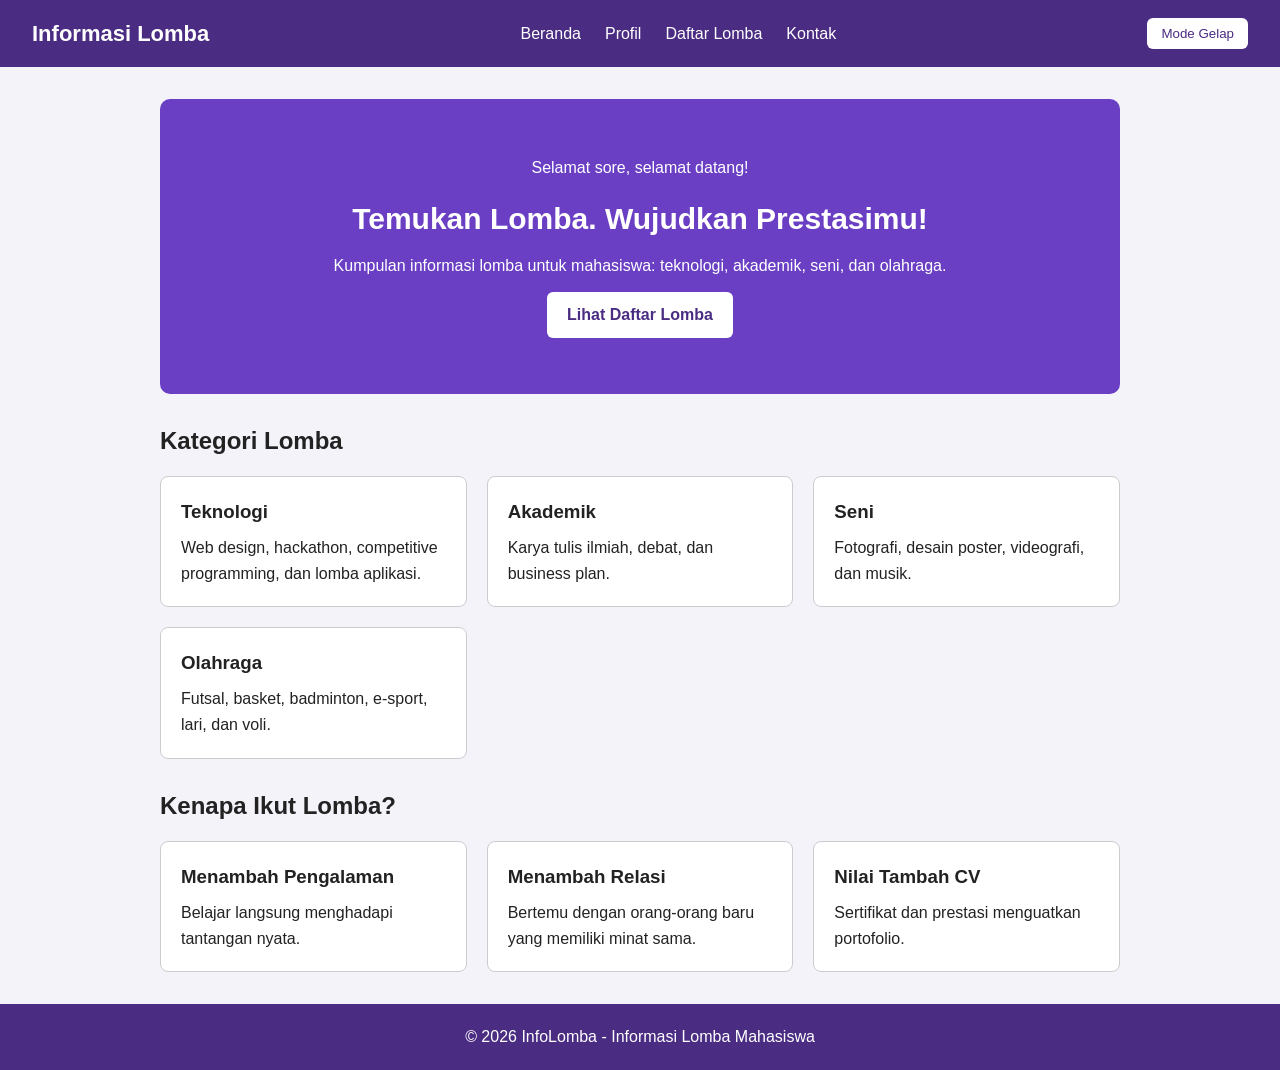
<file: index.html>
<!doctype html>
<html lang="id">
<head>
    <meta charset="UTF-8" />
    <meta name="viewport" content="width=device-width, initial-scale=1.0" />
    <title>Beranda | InfoLomba</title>
    <link rel="stylesheet" href="css/style.css" />
</head>
<body>
    <!-- Navbar -->
    <header class="navbar">
        <h1 class="logo">Informasi Lomba</h1>
        <nav>
            <ul class="menu">
                <li><a href="index.html">Beranda</a></li>
                <li><a href="profil.html">Profil</a></li>
                <li><a href="kegiatan.html">Daftar Lomba</a></li>
                <li><a href="kontak.html">Kontak</a></li>
            </ul>
        </nav>
        <button id="tombol-tema" type="button">Mode Gelap</button>
    </header>
    <!-- Konten utama -->
    <main>
       <section class="hero">
            <p id="sapaan">Hallo Mahasiswa Berprestasi!</p>
            <h2>Temukan Lomba. Wujudkan Prestasimu!</h2>
            <p>Kumpulan informasi lomba untuk mahasiswa: teknologi, akademik, seni, dan olahraga.</p>
            <a class="tombol-hero" href="kegiatan.html">Lihat Daftar Lomba</a>
       </section>

       <h2 class="judul-seksi">Kategori Lomba</h2>
       <div class="grid-card">
        <article class="card">
            <h3>Teknologi</h3>
            <p>Web design, hackathon, competitive programming, dan lomba aplikasi.</p>
        </article>
        <article class="card">
            <h3>Akademik</h3>
            <p>Karya tulis ilmiah, debat, dan business plan.</p>
        </article>
        <article class="card">
            <h3>Seni</h3>
            <p>Fotografi, desain poster, videografi, dan musik.</p>
        </article>
        <article class="card">
            <h3>Olahraga</h3>
            <p>Futsal, basket, badminton, e-sport, lari, dan voli.</p>
        </article>
        </div>

        <h2 class="judul-seksi">Kenapa Ikut Lomba?</h2>
        <div class="grid-card">
            <article class="card">
                <h3>Menambah Pengalaman</h3>
                <p>Belajar langsung menghadapi tantangan nyata.</p>
            </article>
            <article class="card">
                <h3>Menambah Relasi</h3>
                <p>Bertemu dengan orang-orang baru yang memiliki minat sama.</p>
            </article>
            <article class="card">
                <h3>Nilai Tambah CV</h3>
                <p>Sertifikat dan prestasi menguatkan portofolio.</p>
        </div>
    </main>
    <!-- Footer -->
    <footer>
        <p>&copy; 2026 InfoLomba - Informasi Lomba Mahasiswa</p>
    </footer>
    <script src="js/script.js"></script>
</body>
</html>
</file>
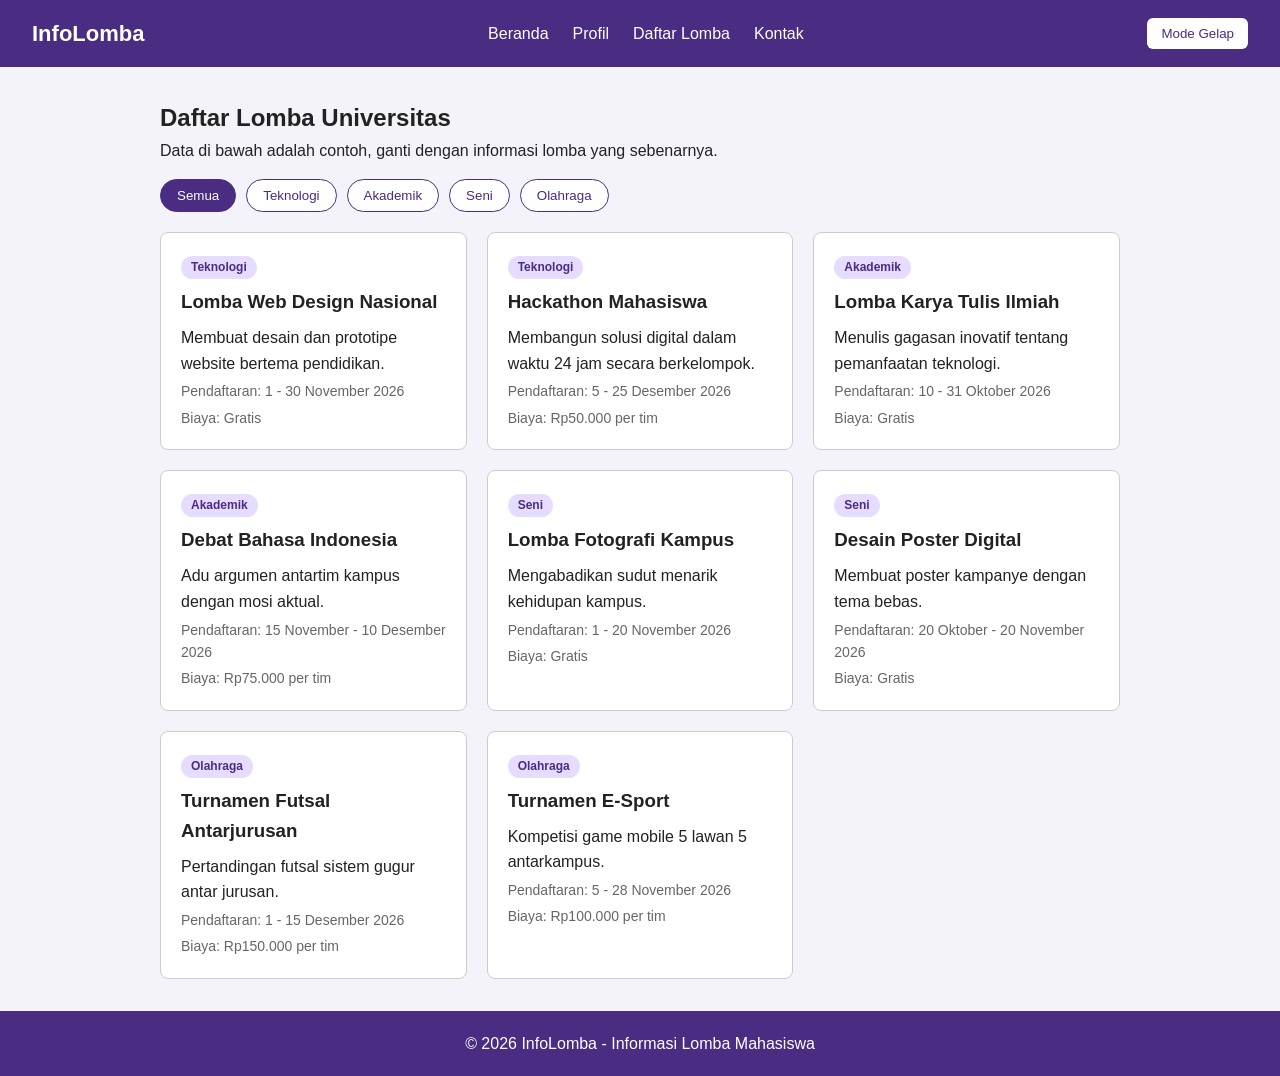
<file: kegiatan.html>
<!doctype html>
<html lang="id">
<head>
    <meta charset="UTF-8" />
    <meta name="viewport" content="width=device-width, initial-scale=1.0" />
    <title>Daftar Lomba | InfoLomba</title>
    <link rel="stylesheet" href="css/style.css" />
</head>
<body>
    <!-- Navbar -->
    <header class="navbar">
        <h1 class="logo">InfoLomba</h1>
        <nav>
            <ul class="menu">
                <li><a href="index.html">Beranda</a></li>
                <li><a href="profil.html">Profil</a></li>
                <li><a href="kegiatan.html">Daftar Lomba</a></li>
                <li><a href="kontak.html">Kontak</a></li>
            </ul>
        </nav>
        <button id="tombol-tema" type="button">Mode Gelap</button>
    </header>
    <!-- Konten utama -->
    <main>
      <h2>Daftar Lomba Universitas</h2>
      <p>Data di bawah adalah contoh, ganti dengan informasi lomba yang sebenarnya.</p>
      <div class="filter">
        <button type="button" class="tombol-filter aktif" data-kategori="semua">Semua</button>
        <button type="button" class="tombol-filter" data-kategori="teknologi">Teknologi</button>
        <button type="button" class="tombol-filter" data-kategori="akademik">Akademik</button>
        <button type="button" class="tombol-filter" data-kategori="seni">Seni</button>
        <button type="button" class="tombol-filter" data-kategori="olahraga">Olahraga</button>
      </div>
      <div class="grid-card">
        <article class="card lomba" data-kategori="teknologi">
          <span class="label">Teknologi</span>
          <h3>Lomba Web Design Nasional</h3>
          <p>Membuat desain dan prototipe website bertema pendidikan.</p>
          <p class="info">Pendaftaran: 1 - 30 November 2026</p>
          <p class="info">Biaya: Gratis</p>
        </article>
        <article class="card lomba" data-kategori="teknologi">
          <span class="label">Teknologi</span>
          <h3>Hackathon Mahasiswa</h3>
          <p>Membangun solusi digital dalam waktu 24 jam secara berkelompok.</p>
          <p class="info">Pendaftaran: 5 - 25 Desember 2026</p>
          <p class="info">Biaya: Rp50.000 per tim</p>
        </article>
        <article class="card lomba" data-kategori="akademik">
          <span class="label">Akademik</span>
          <h3>Lomba Karya Tulis Ilmiah</h3>
          <p>Menulis gagasan inovatif tentang pemanfaatan teknologi.</p>
          <p class="info">Pendaftaran: 10 - 31 Oktober 2026</p>
          <p class="info">Biaya: Gratis</p>
        </article>
        <article class="card lomba" data-kategori="akademik">
          <span class="label">Akademik</span>
          <h3>Debat Bahasa Indonesia</h3>
          <p>Adu argumen antartim kampus dengan mosi aktual.</p>
          <p class="info">Pendaftaran: 15 November - 10 Desember 2026</p>
          <p class="info">Biaya: Rp75.000 per tim</p>
        </article>
        <article class="card lomba" data-kategori="seni">
          <span class="label">Seni</span>
          <h3>Lomba Fotografi Kampus</h3>
          <p>Mengabadikan sudut menarik kehidupan kampus.</p>
          <p class="info">Pendaftaran: 1 - 20 November 2026</p>
          <p class="info">Biaya: Gratis</p>
        </article>
        <article class="card lomba" data-kategori="seni">
          <span class="label">Seni</span>
          <h3>Desain Poster Digital</h3>
          <p>Membuat poster kampanye dengan tema bebas.</p>
          <p class="info">Pendaftaran: 20 Oktober - 20 November 2026</p>
          <p class="info">Biaya: Gratis</p>
        </article>
        <article class="card lomba" data-kategori="olahraga">
          <span class="label">Olahraga</span>
          <h3>Turnamen Futsal Antarjurusan</h3>
          <p>Pertandingan futsal sistem gugur antar jurusan.</p>
          <p class="info">Pendaftaran: 1 - 15 Desember 2026</p>
          <p class="info">Biaya: Rp150.000 per tim</p>
        </article>
        <article class="card lomba" data-kategori="olahraga">
          <span class="label">Olahraga</span>
          <h3>Turnamen E-Sport</h3>
          <p>Kompetisi game mobile 5 lawan 5 antarkampus.</p>
          <p class="info">Pendaftaran: 5 - 28 November 2026</p>
          <p class="info">Biaya: Rp100.000 per tim</p>
        </article>
      </div>
    </main>
    <!-- Footer -->
    <footer>
        <p>&copy; 2026 InfoLomba - Informasi Lomba Mahasiswa</p>
    </footer>
    <script src="js/script.js"></script>
</body>
</html>
</file>
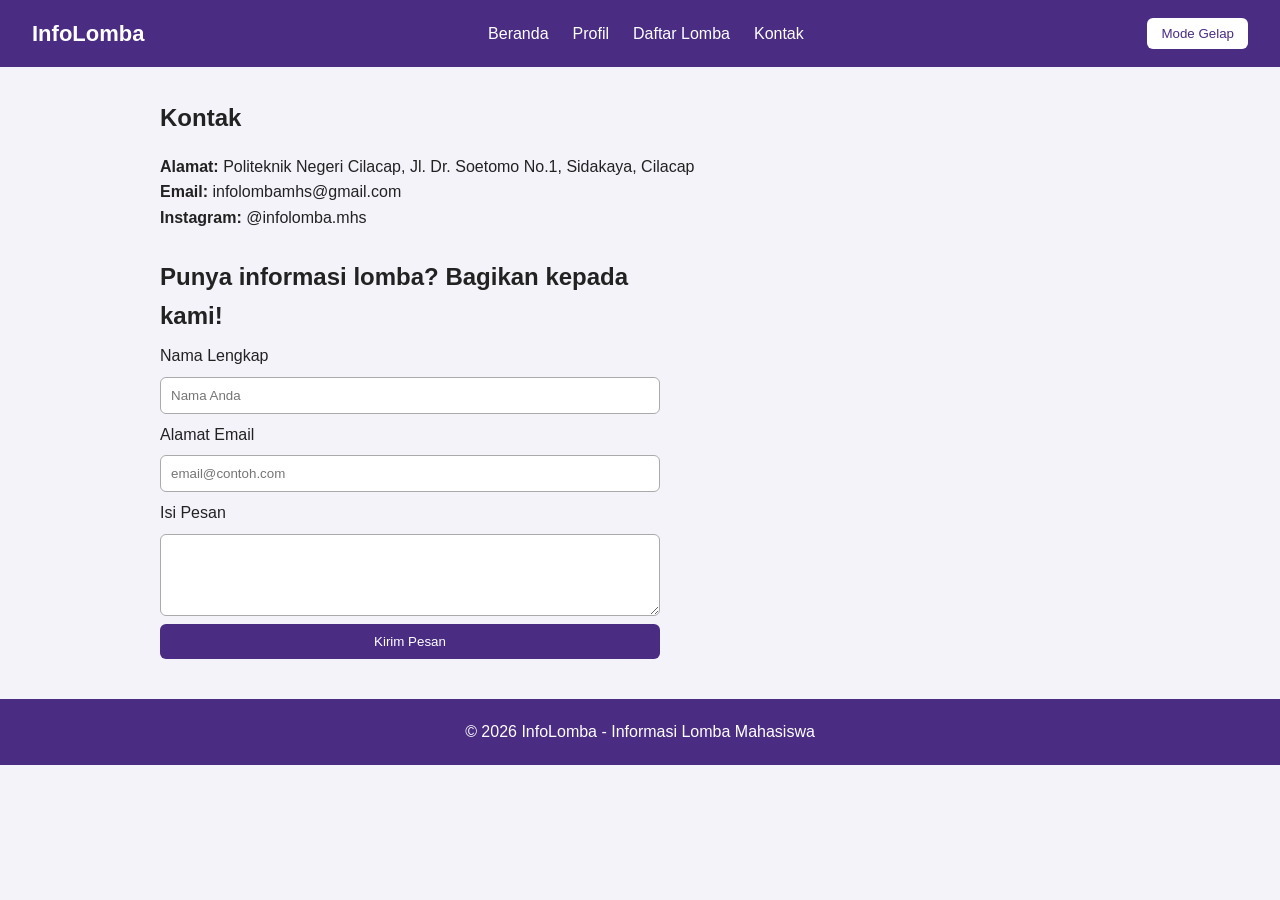
<file: kontak.html>
<!doctype html>
<html lang="id">
<head>
    <meta charset="UTF-8" />
    <meta name="viewport" content="width=device-width, initial-scale=1.0" />
    <title>Kontak | InfoLomba</title>
    <link rel="stylesheet" href="css/style.css" />
</head>
<body>
    <!-- Navbar -->
    <header class="navbar">
        <h1 class="logo">InfoLomba</h1>
        <nav>
            <ul class="menu">
                <li><a href="index.html">Beranda</a></li>
                <li><a href="profil.html">Profil</a></li>
                <li><a href="kegiatan.html">Daftar Lomba</a></li>
                <li><a href="kontak.html">Kontak</a></li>
            </ul>
        </nav>
        <button id="tombol-tema" type="button">Mode Gelap</button>
    </header>
    <!-- Konten utama -->
    <main>
        <h2>Kontak</h2>
        <section class="info-kontak">
            <p><strong>Alamat:</strong> Politeknik Negeri Cilacap, Jl. Dr. Soetomo No.1, Sidakaya, Cilacap</p>
            <p><strong>Email:</strong> infolombamhs@gmail.com</p>
            <p><strong>Instagram:</strong> @infolomba.mhs</p>
        </section>

        <section class="form-kontak">
            <h2>Punya informasi lomba? Bagikan kepada kami!</h2>
            <label for="nama">Nama Lengkap</label>
            <input type="text" id="nama" placeholder="Nama Anda"/>
            <label for="email">Alamat Email</label>
            <input type="email" id="email" placeholder="email@contoh.com"/>
            <label for="pesan">Isi Pesan</label>
            <textarea id="pesan" rows="4"></textarea>
            <button type="button" id="tombol-kirim">Kirim Pesan</button>
            <p id="status-form"></p>
        </section>
    </main>
    <!-- Footer -->
    <footer>
        <p>&copy; 2026 InfoLomba - Informasi Lomba Mahasiswa</p>
    </footer>
    <script src="js/script.js"></script>
</body>
</html>
</file>
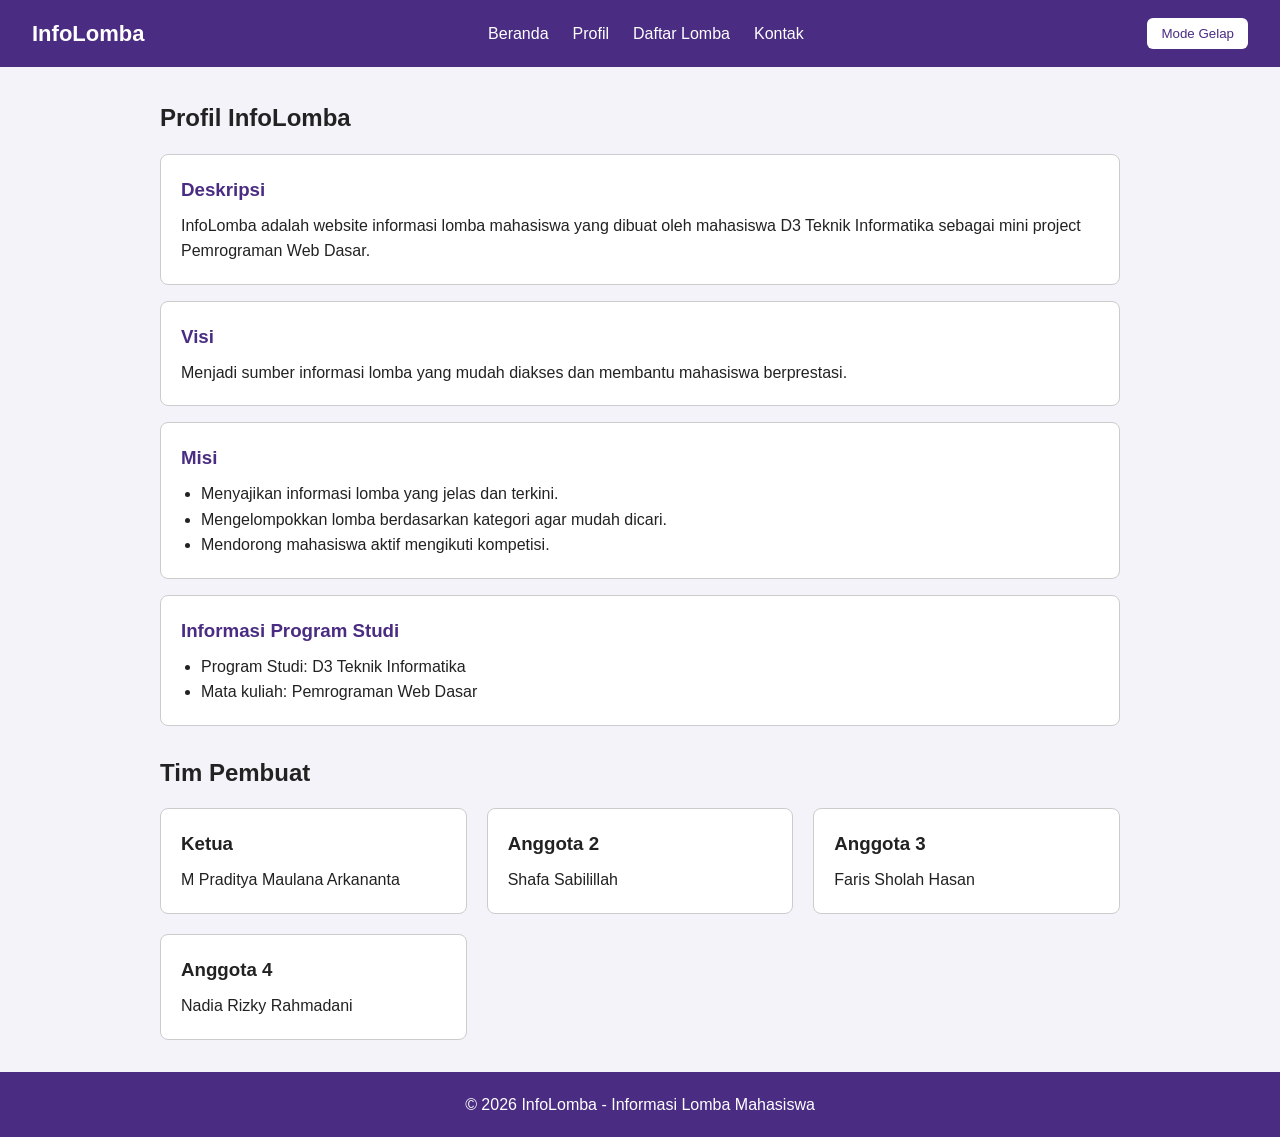
<file: profil.html>
<!DOCTYPE html>
<html lang="id">
<head>
    <meta charset="UTF-8" />
    <meta name="viewport" content="width=device-width, initial-scale=1.0" />
    <title>Profil | InfoLomba</title>
    <link rel="stylesheet" href="css/style.css" />
</head>
<body>
    <!-- Navbar -->
    <header class="navbar">
        <h1 class="logo">InfoLomba</h1>
        <nav>
            <ul class="menu">
                <li><a href="index.html">Beranda</a></li>
                <li><a href="profil.html">Profil</a></li>
                <li><a href="kegiatan.html">Daftar Lomba</a></li>
                <li><a href="kontak.html">Kontak</a></li>
            </ul>
        </nav>
        <button id="tombol-tema" type="button">Mode Gelap</button>
    </header>
    <!-- Konten utama -->
    <main>
      <h2>Profil InfoLomba</h2>
      <section class="blok-profil">
        <h3>Deskripsi</h3>
        <p>InfoLomba adalah website informasi lomba mahasiswa yang dibuat oleh mahasiswa D3 Teknik Informatika sebagai mini project Pemrograman Web Dasar.</p>
      </section>
      <section class="blok-profil">
        <h3>Visi</h3>
        <p>Menjadi sumber informasi lomba yang mudah diakses dan membantu mahasiswa berprestasi.</p>
      </section>
      <section class="blok-profil">
        <h3>Misi</h3>
        <ul>
          <li>Menyajikan informasi lomba yang jelas dan terkini.</li>
          <li>Mengelompokkan lomba berdasarkan kategori agar mudah dicari.</li>
          <li>Mendorong mahasiswa aktif mengikuti kompetisi.</li>
        </ul>
      </section>
      <section class="blok-profil">
        <h3>Informasi Program Studi</h3>
        <ul>
          <li>Program Studi: D3 Teknik Informatika</li>
          <li>Mata kuliah: Pemrograman Web Dasar</li>
        </ul>
      </section>
      <h2 class="judul-seksi">Tim Pembuat</h2>
      <div class="grid-card">
        <article class="card"><h3>Ketua</h3><p>M Praditya Maulana Arkananta</p></article>
        <article class="card"><h3>Anggota 2</h3><p>Shafa Sabilillah</p></article>
        <article class="card"><h3>Anggota 3</h3><p>Faris Sholah Hasan</p></article>
        <article class="card"><h3>Anggota 4</h3><p>Nadia Rizky Rahmadani</p></article>
      </div>
    </main>
    <!-- Footer -->
    <footer>
        <p>&copy; 2026 InfoLomba - Informasi Lomba Mahasiswa</p>
    </footer>
    <script src="js/script.js"></script>
</body>
</html>
</file>
<file: css/style.css>
* { margin: 0; padding: 0; box-sizing: border-box; }
body {
    font-family: Arial, sans-serif;
    color: #222;
    background-color: #f5f3fa;
    line-height: 1.6;
}
/* ===== BAGIAN UMUM (Ketua) ===== */
.navbar {
    display: flex;
    justify-content: space-between;
    align-items: center;
    flex-wrap: wrap;
    gap: 12px;
    padding: 16px 32px;
    background-color: #4a2c82;
    color: white;
    .card:hover { box-shadow: 0 4px 12px rgba(0, 0, 0, 0.15); }
}
.logo { font-size: 22px; }
.menu { display: flex; gap: 24px; list-style: none; }
.menu a { color: white; text-decoration: none; }
.menu a:hover { text-decoration: underline; }
#tombol-tema {
    padding: 8px 14px;
    border: none;
    border-radius: 6px;
    background-color: white;
    color: #4a2c82;
    cursor: pointer;
}
main { max-width: 1000px; margin: 0 auto; padding: 32px 20px; }
.grid-card {
    display: grid;
    grid-template-columns: repeat(auto-fit, minmax(240px, 1fr));
    gap: 20px;
}
.card {
    background-color: white;
    border: 1px solid #ccc;
    border-radius: 8px;
    padding: 20px;
}
.card img { width: 100%; border-radius: 6px; margin-bottom: 10px; }
.card h3 { margin-bottom: 8px; }
.judul-seksi { margin: 28px 0 16px; }
footer {
    padding: 20px 32px;
    text-align: center;
    background-color: #4a2c82;
    color: white;
}
/* Mode gelap (dipasang oleh JavaScript) */
body.gelap { background-color: #14111c; color: #e8e8e8; }
body.gelap .card { background-color: #221d33; border-color: #3d3458; }
@media (max-width: 600px) {
    .navbar { flex-direction: column; }
    .menu { gap: 14px; flex-wrap: wrap; justify-content: center; }
}

/* ===== BAGIAN MAHASISWA 2 (Beranda) ===== */
.hero {
  text-align: center;
  padding: 56px 20px;
  border-radius: 10px;
  background-color: #6a3fc4;
  color: white;
}
.hero h2 { font-size: 30px; margin: 6px 0 10px; }
.hero p { margin-bottom: 14px; }
.tombol-hero {
  display: inline-block;
  padding: 10px 20px;
  border-radius: 6px;
  background-color: white;
  color: #4a2c82;
  text-decoration: none;
  font-weight: bold;
}

/* ===== BAGIAN MAHASISWA 3 (Profil dan Kegiatan) ===== */
.blok-profil {
  background-color: white;
  border: 1px solid #ccc;
  border-radius: 8px;
  padding: 20px;
  margin-top: 16px;
}
.blok-profil h3 { 
  margin-bottom: 8px; 
  color: #4a2c82; 
}
.blok-profil ul { 
  padding-left: 20px; 
}
.info { 
  margin-top: 4px; 
  font-size: 14px; 
  color: #666; 
}
.filter { 
  display: flex; 
  flex-wrap: wrap; 
  gap: 10px; 
  margin: 16px 0 20px; 
}
.tombol-filter {
  padding: 8px 16px;
  border: 1px solid #4a2c82;
  border-radius: 20px;
  background-color: white;
  color: #4a2c82;
  cursor: pointer;
}
.tombol-filter.aktif { 
  background-color: #4a2c82; 
  color: white; 
}
.label {
  display: inline-block;
  margin-bottom: 8px;
  padding: 2px 10px;
  border-radius: 12px;
  background-color: #e6dcff;
  color: #4a2c82;
  font-size: 12px;
  font-weight: bold;
}
/* Mode gelap bagian ini */
body.gelap .blok-profil { 
  background-color: #221d33; 
  border-color: #3d3458; 
}
body.gelap .blok-profil h3 { 
  color: #c3a9ff; 
}
body.gelap .info { 
  color: #b4abc9; 
}
body.gelap .tombol-filter { 
  background-color: #221d33; 
  color: #e8e8e8; 
  border-color: #3d3458; 
}
body.gelap .tombol-filter.aktif { 
  background-color: #7c4dff; 
  color: white; 
}
/* ===== BAGIAN MAHASISWA 4 (Kontak) ===== */
.info-kontak {
    margin: 16px 0 28px;
}
.form-kontak {
    display: flex;
    flex-direction: column;
    gap: 8px;
    max-width: 500px;
}
.form-kontak input,
.form-kontak textarea {
    padding: 10px;
    border: 1px solid #aaa;
    border-radius: 6px;
    font-family: inherit;
}
.form-kontak button {
    padding: 10px;
    border: none;
    border-radius: 6px;
    background-color: #4a2c82;
    color: white;
    cursor: pointer;
}
#status-form { font-weight: bold; }
</file>
